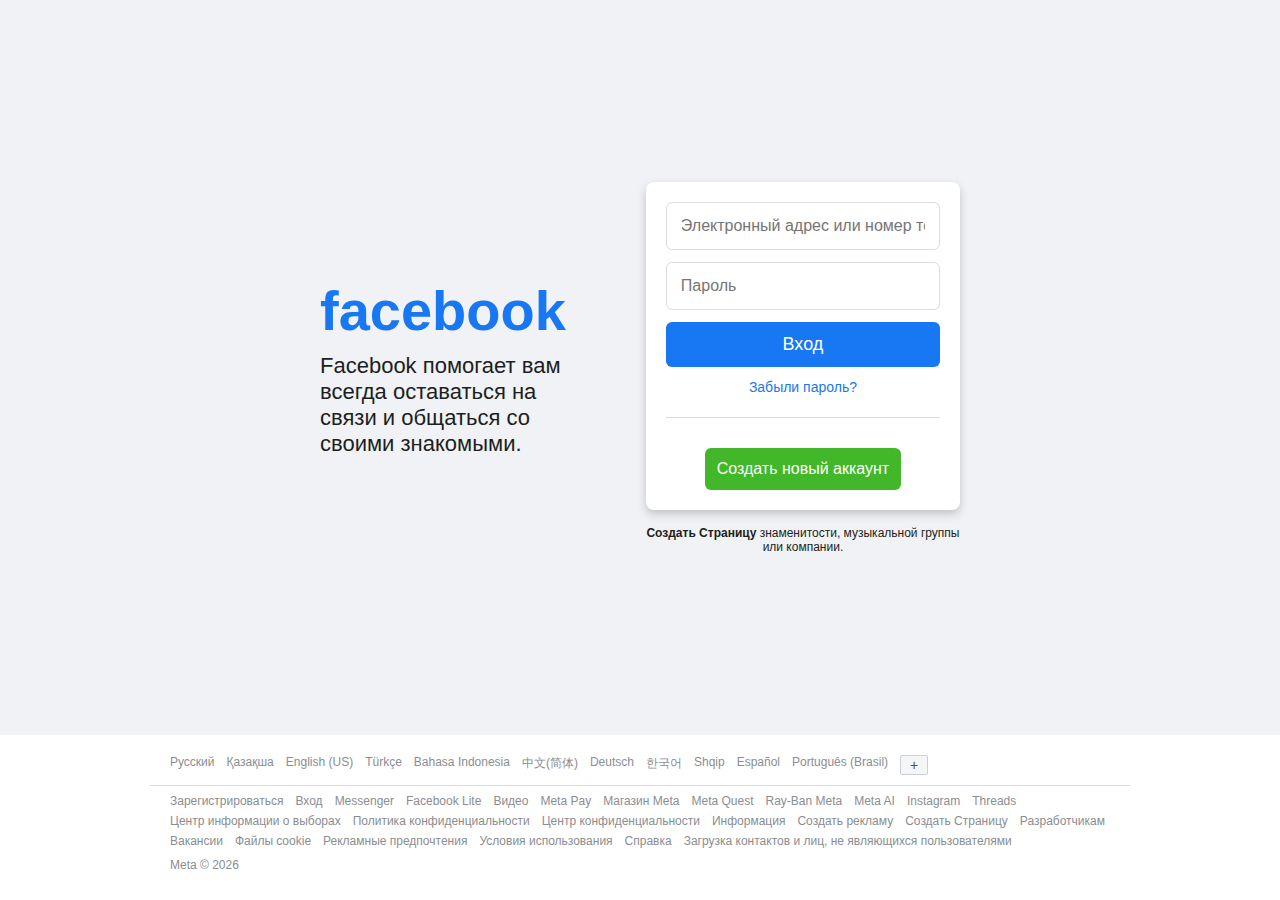
<file: Lab2/facebook/index.html>
﻿<!DOCTYPE html>
<html lang="en">
<head>
    <meta charset="UTF-8">
    <meta name="viewport" content="width=device-width, initial-scale=1.0">
    <title>Facebook</title>
    <link rel="stylesheet" href="style.css">
</head>
<body>
    <div class="container">
        <div class="left">
            <h1>facebook</h1>
            <p>
                Facebook помогает вам всегда оставаться на связи
                и общаться со своими знакомыми.
            </p>
        </div>

        <div class="right-wrap">
            <div class="right">
                <input type="text" placeholder="Электронный адрес или номер телефона">
                <input type="password" placeholder="Пароль">

                <button class="login">Вход</button>

                <a href="#">Забыли пароль?</a>

                <hr>

                <button class="signup">Создать новый аккаунт</button>
            </div>
            <p class="create-page"><strong>Создать Страницу</strong> знаменитости, музыкальной группы или компании.</p>
        </div>
    </div>

    <footer class="footer">
        <div class="footer-languages">
            <a href="#">Русский</a>
            <a href="#">Қазақша</a>
            <a href="#">English (US)</a>
            <a href="#">Türkçe</a>
            <a href="#">Bahasa Indonesia</a>
            <a href="#">中文(简体)</a>
            <a href="#">Deutsch</a>
            <a href="#">한국어</a>
            <a href="#">Shqip</a>
            <a href="#">Español</a>
            <a href="#">Português (Brasil)</a>
            <span>+</span>
        </div>

        <div class="footer-links">
            <a href="#">Зарегистрироваться</a>
            <a href="#">Вход</a>
            <a href="#">Messenger</a>
            <a href="#">Facebook Lite</a>
            <a href="#">Видео</a>
            <a href="#">Meta Pay</a>
            <a href="#">Магазин Meta</a>
            <a href="#">Meta Quest</a>
            <a href="#">Ray-Ban Meta</a>
            <a href="#">Meta AI</a>
            <a href="#">Instagram</a>
            <a href="#">Threads</a>
            <a href="#">Центр информации о выборах</a>
            <a href="#">Политика конфиденциальности</a>
            <a href="#">Центр конфиденциальности</a>
            <a href="#">Информация</a>
            <a href="#">Создать рекламу</a>
            <a href="#">Создать Страницу</a>
            <a href="#">Разработчикам</a>
            <a href="#">Вакансии</a>
            <a href="#">Файлы cookie</a>
            <a href="#">Рекламные предпочтения</a>
            <a href="#">Условия использования</a>
            <a href="#">Справка</a>
            <a href="#">Загрузка контактов и лиц, не являющихся пользователями</a>
        </div>

        <div class="footer-meta">Meta © 2026</div>
    </footer>

</body>
</html>
</file>
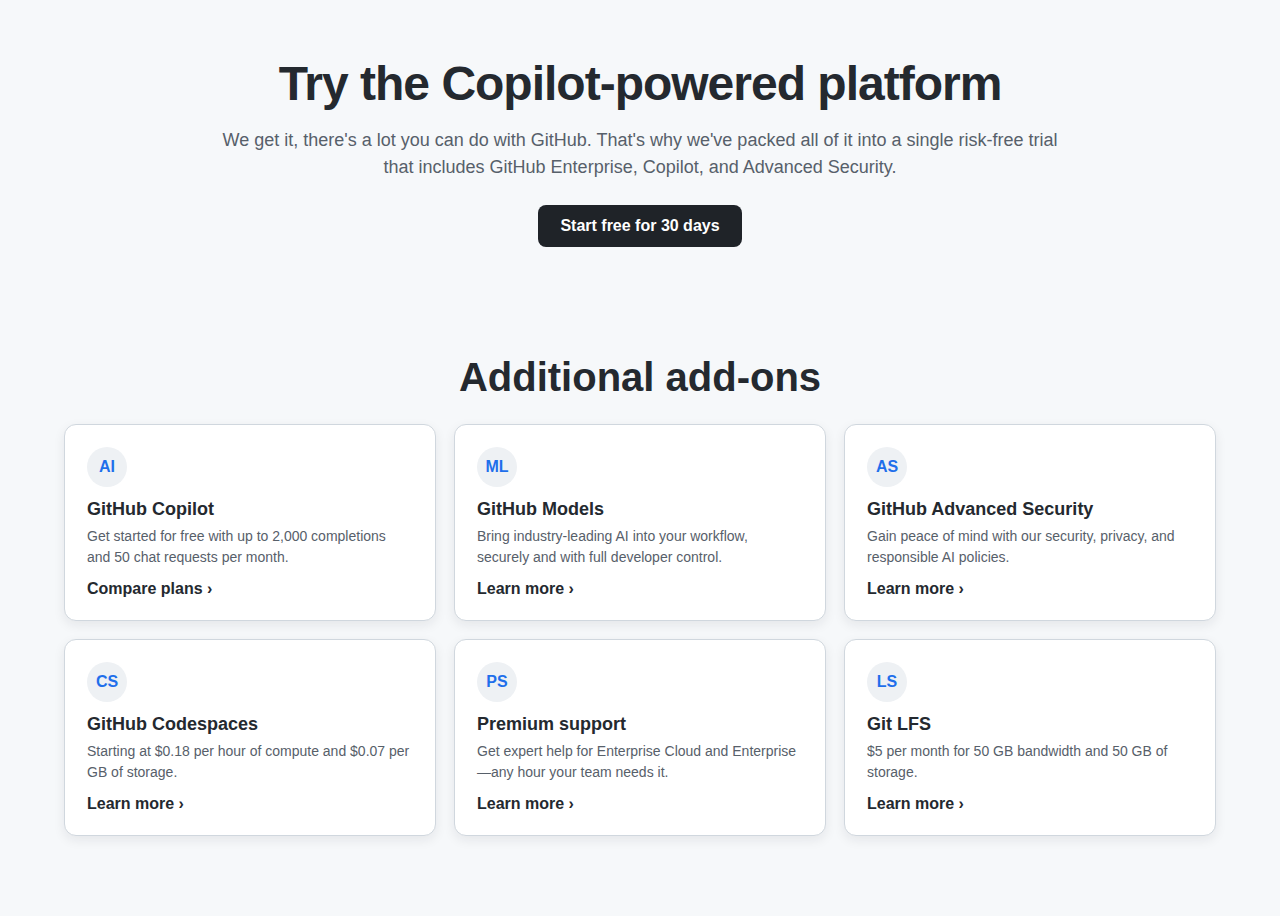
<file: Lab2/github/index.html>
﻿<!DOCTYPE html>
<html lang="en">
<head>
    <meta charset="UTF-8">
    <meta name="viewport" content="width=device-width, initial-scale=1.0">
    <title>GitHub Pricing (Replica)</title>
    <link rel="stylesheet" href="style.css">
</head>
<body>
    <main class="page">
        <h1 class="title">Try the Copilot-powered platform</h1>
        <p class="subtitle">We get it, there's a lot you can do with GitHub. That's why we've packed all of it into a single risk-free trial that includes GitHub Enterprise, Copilot, and Advanced Security.</p>
        <a class="cta" href="#">Start free for 30 days</a>

        <section class="addons">
            <h2>Additional add-ons</h2>
            <div class="addon-grid">
                <div class="addon-card">
                    <div class="addon-icon">AI</div>
                    <h3>GitHub Copilot</h3>
                    <p>Get started for free with up to 2,000 completions and 50 chat requests per month.</p>
                    <a href="#">Compare plans ›</a>
                </div>
                <div class="addon-card">
                    <div class="addon-icon">ML</div>
                    <h3>GitHub Models</h3>
                    <p>Bring industry-leading AI into your workflow, securely and with full developer control.</p>
                    <a href="#">Learn more ›</a>
                </div>
                <div class="addon-card">
                    <div class="addon-icon">AS</div>
                    <h3>GitHub Advanced Security</h3>
                    <p>Gain peace of mind with our security, privacy, and responsible AI policies.</p>
                    <a href="#">Learn more ›</a>
                </div>
                <div class="addon-card">
                    <div class="addon-icon">CS</div>
                    <h3>GitHub Codespaces</h3>
                    <p>Starting at $0.18 per hour of compute and $0.07 per GB of storage.</p>
                    <a href="#">Learn more ›</a>
                </div>
                <div class="addon-card">
                    <div class="addon-icon">PS</div>
                    <h3>Premium support</h3>
                    <p>Get expert help for Enterprise Cloud and Enterprise—any hour your team needs it.</p>
                    <a href="#">Learn more ›</a>
                </div>
                <div class="addon-card">
                    <div class="addon-icon">LS</div>
                    <h3>Git LFS</h3>
                    <p>$5 per month for 50 GB bandwidth and 50 GB of storage.</p>
                    <a href="#">Learn more ›</a>
                </div>
            </div>
        </section>
    </main>
</body>
</html>
</file>
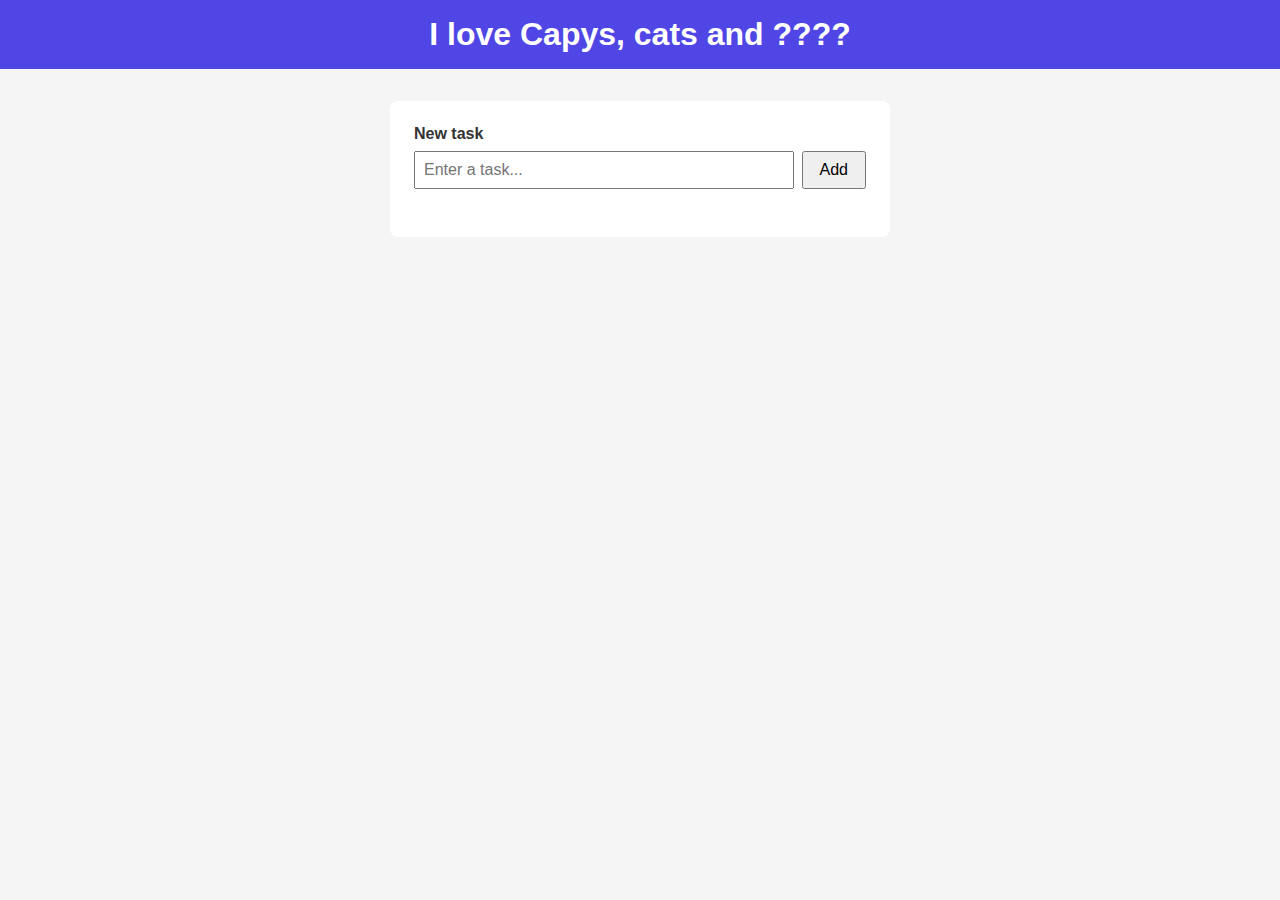
<file: lab3/task2/index.html>
<!DOCTYPE html>
<html lang="en">
<head>
    <meta charset="UTF-8">
    <title>To-Do List</title>
    <link rel="stylesheet" href="style.css">
</head>
<body>

<header class="header">
    <h1>I love Capys, cats and ????</h1>
</header>

<main class="container">
    <form id="todo-form" class="todo-form">
        <label for="todo-input">New task</label>
        <div class="input-group">
            <input 
                type="text" 
                id="todo-input" 
                placeholder="Enter a task..." 
                required
            >
            <button type="submit">Add</button>
        </div>
    </form>

    <ul id="todo-list" class="todo-list">
        <!-- Tasks will be added here dynamically -->
    </ul>
</main>

<script src="script.js"></script>
</body>
</html>
</file>
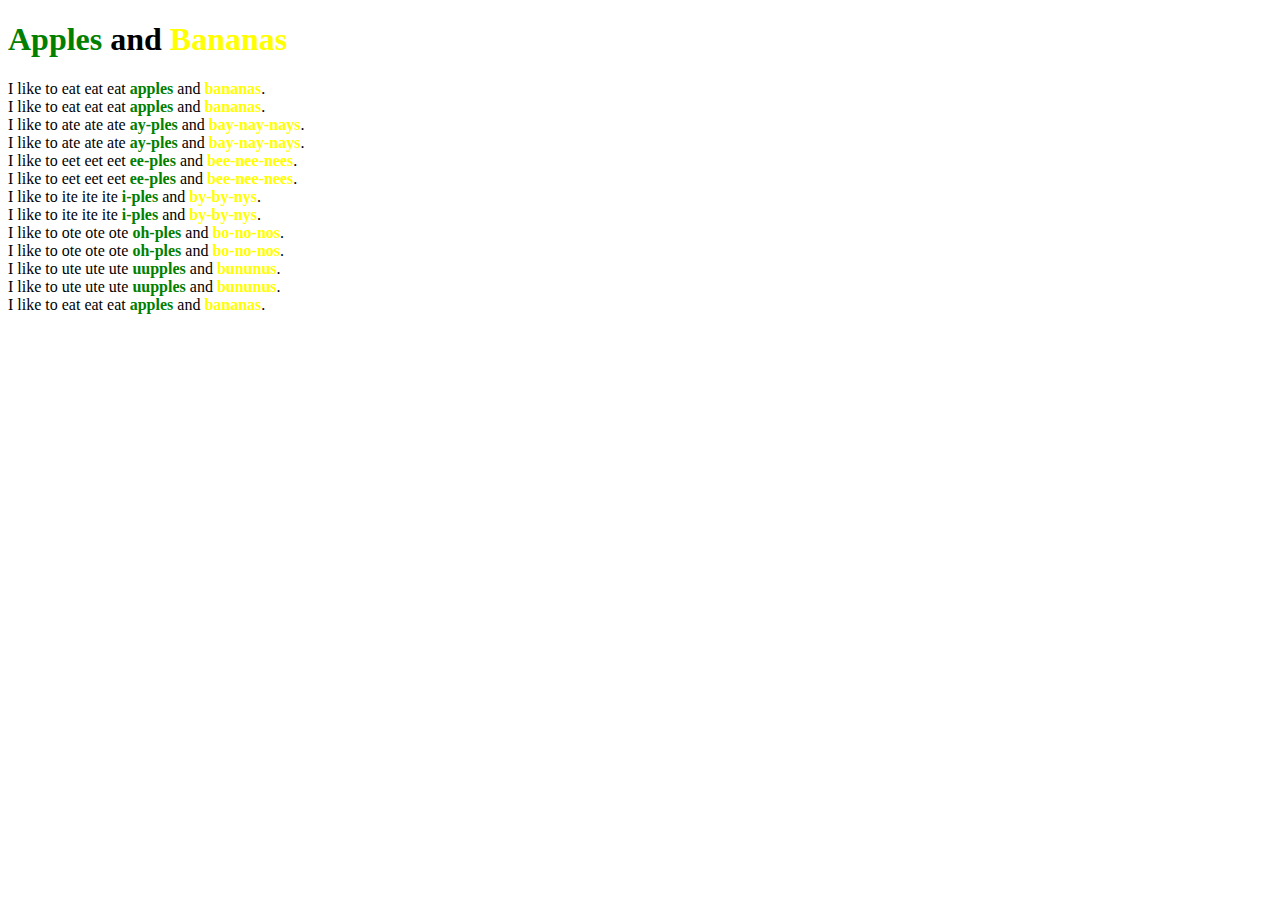
<file: lab1/khanacademy/ApplesBananas.html>
<!DOCTYPE html>
<html>
    <head>
        <meta charset="utf-8">
        <title>Challenge: Apples and bananas classes</title>
        <style>
            .apples {
                color: green;
            }
            .bananas {
                color: yellow;
            }
        </style>
    </head>
    <body>

    <h1><strong class="apples">Apples</strong> and <strong class="bananas">Bananas</strong></h1>
    
    <p>
    I like to eat eat eat 
        <strong class="apples">apples</strong> and
        <strong class="bananas">bananas</strong>.<br>
    I like to eat eat eat 
        <strong class="apples">apples</strong> and
        <strong class="bananas">bananas</strong>.<br>
    I like to ate ate ate 
        <strong class="apples">ay-ples</strong> and
        <strong class="bananas">bay-nay-nays</strong>.<br>
    I like to ate ate ate 
        <strong class="apples">ay-ples</strong> and
        <strong class="bananas">bay-nay-nays</strong>.<br>
    I like to eet eet eet
        <strong class="apples">ee-ples</strong> and
        <strong class="bananas">bee-nee-nees</strong>.<br>
    I like to eet eet eet
        <strong class="apples">ee-ples</strong> and
        <strong class="bananas">bee-nee-nees</strong>.<br>
    I like to ite ite ite
        <strong class="apples">i-ples</strong> and
        <strong class="bananas">by-by-nys</strong>.<br>
    I like to ite ite ite
        <strong class="apples">i-ples</strong> and
        <strong class="bananas">by-by-nys</strong>.<br>
    I like to ote ote ote
        <strong class="apples">oh-ples</strong> and
        <strong class="bananas">bo-no-nos</strong>.<br>
    I like to ote ote ote
        <strong class="apples">oh-ples</strong> and
        <strong class="bananas">bo-no-nos</strong>.<br>
    I like to ute ute ute
        <strong class="apples">uupples</strong> and
        <strong class="bananas">bununus</strong>.<br>
    I like to ute ute ute
        <strong class="apples">uupples</strong> and
        <strong class="bananas">bununus</strong>.<br>
    I like to eat eat eat 
        <strong class="apples">apples</strong> and
        <strong class="bananas">bananas</strong>.<br>
</p>

    </body>
</html>
</file>
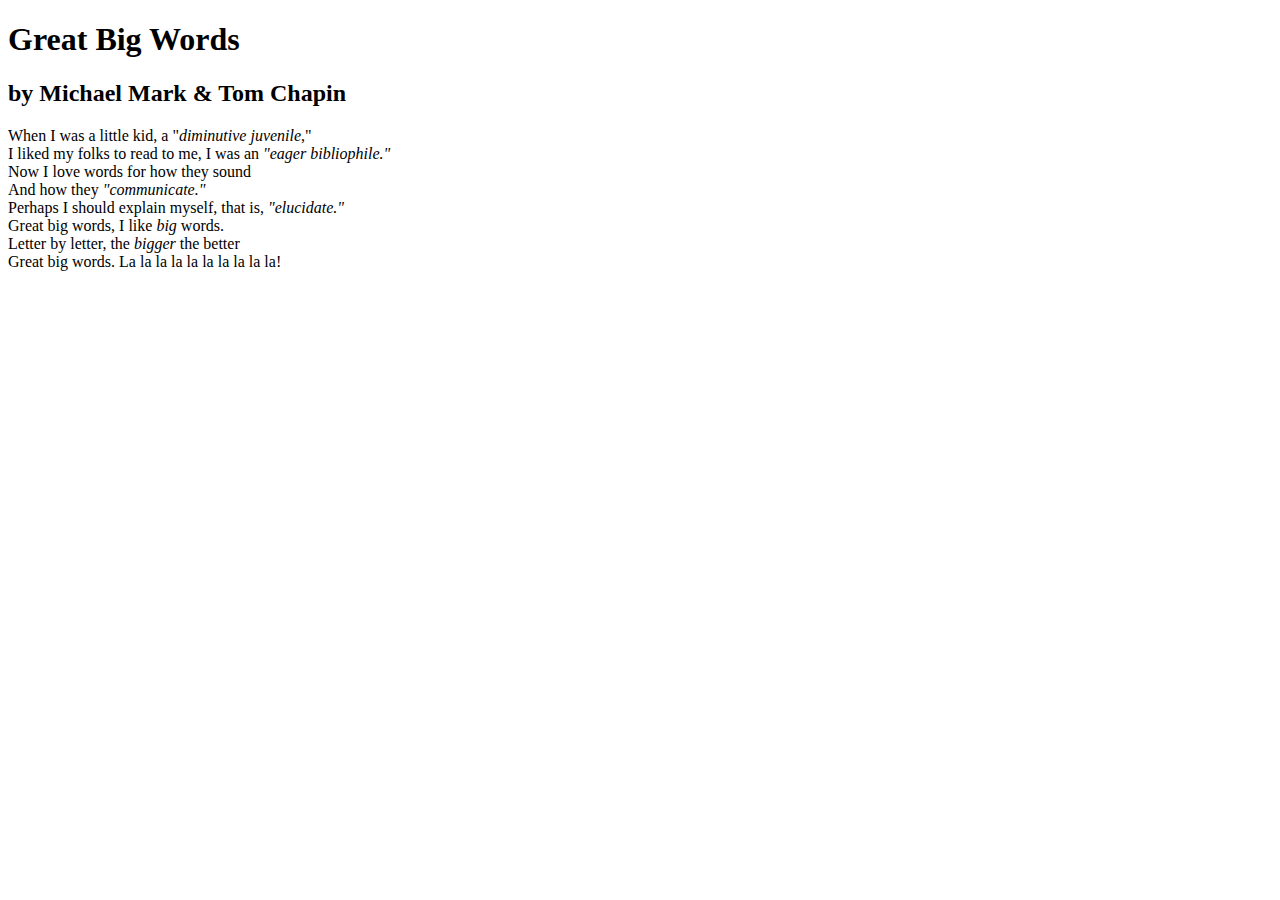
<file: lab1/khanacademy/BigBiggerFont.html>
<!DOCTYPE html>
<html>
    <head>
        <meta charset="utf-8">
        <title>Challenge: Great big font sizes</title>
        <style>
            .big {
                font-size:50;
            }
            
            .bigger { 
                font-size: 100;
            }
        </style>
    </head>
    <body>

<h1>Great Big Words</h1>
<h2>by Michael Mark & Tom Chapin</h2>

<p>When I was a little kid,
a "<em class="big">diminutive juvenile</em>," <br>
I liked my folks to read to me,
I was an <em class="big">"eager bibliophile."</em> <br>
Now I love words for how they sound <br>
And how they <em class="big">"communicate."</em> <br>
Perhaps I should explain myself,
that is, <em class="big">"elucidate."</em> <br>
Great big words, I like <em class="big">big</em> words. <br>
Letter by letter, the <em class="bigger">bigger</em> the better <br>
Great big words. La la la la la la la la la la!</p>

    </body>
</html>
</file>
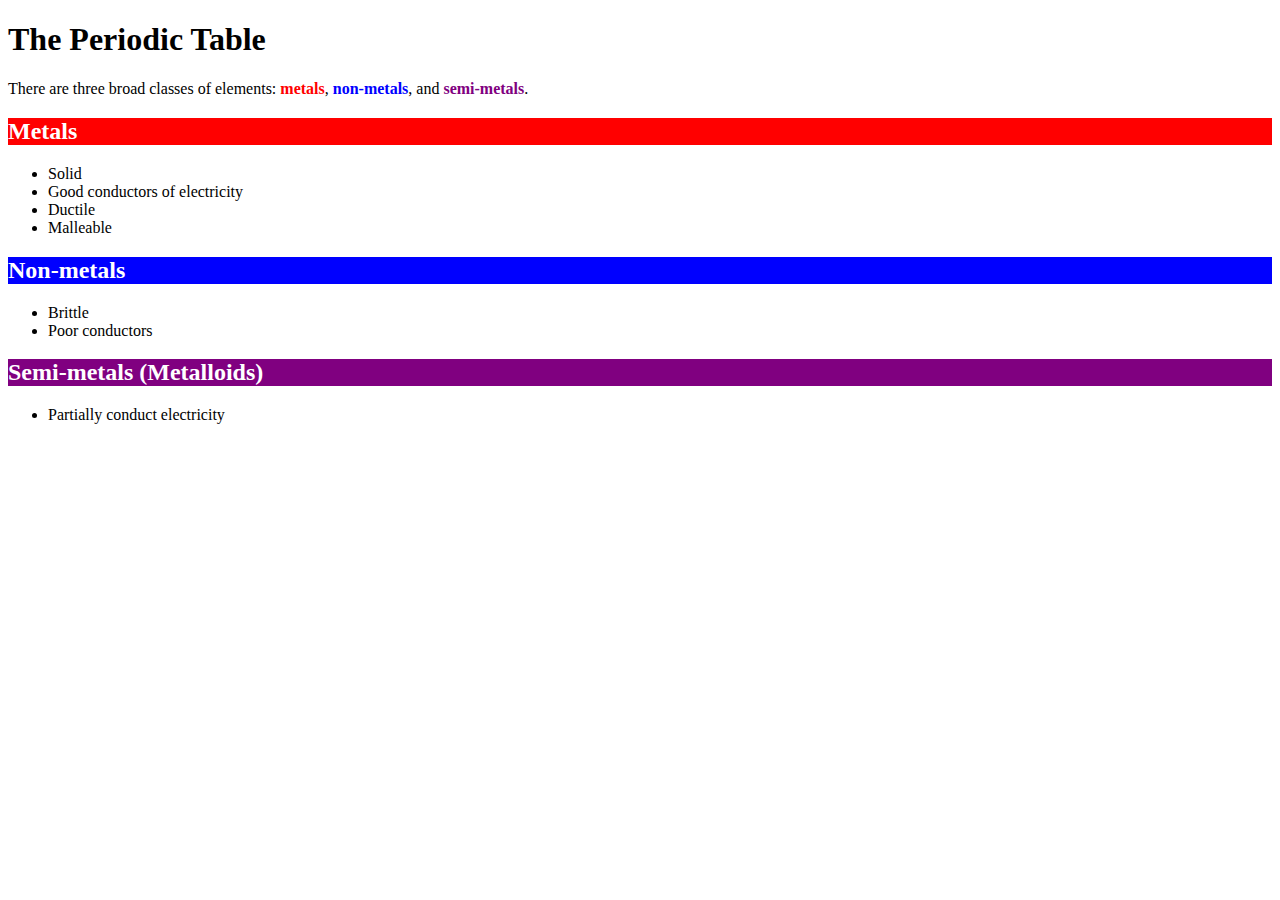
<file: lab1/khanacademy/ClassesOfElements.html>
<!DOCTYPE html>
<html>
    <head>
        <meta charset="utf-8">
        <title>Challenge: Classes of elements</title>
        <style>
            .metal {
                color: red;
            }
            .non-metal {
                color: blue;
            }
            .semi-metal {
                color: purple;
            }
            h2.metal {
                background-color:red;
                color:white;
            }
            h2.non-metal {
                background-color:blue;
                color:white;
            }
            h2.semi-metal{
                background-color:purple;
                color:white;
            }
        </style>
    </head>
    <body>
        
        <h1>The Periodic Table</h1>

        <p>
            There are three broad classes of elements:
            <strong class="metal">metals</strong>,
            <strong class="non-metal">non-metals</strong>,
            and <strong class="semi-metal">semi-metals</strong>.
        </p>
        
        <h2 class="metal">Metals</h2>
        
        <ul>
            <li>Solid</li>
            <li>Good conductors of electricity</li>
            <li>Ductile</li>
            <li>Malleable</li>
        </ul>
        
        <h2 class="non-metal">Non-metals</h2>
        
        <ul>
            <li>Brittle</li>
            <li>Poor conductors</li>
        </ul>
        
        <h2 class="semi-metal">Semi-metals (Metalloids)</h2>
        
        <ul>
            <li>Partially conduct electricity</li>
        </ul>
        
    </body>
</html>
</file>
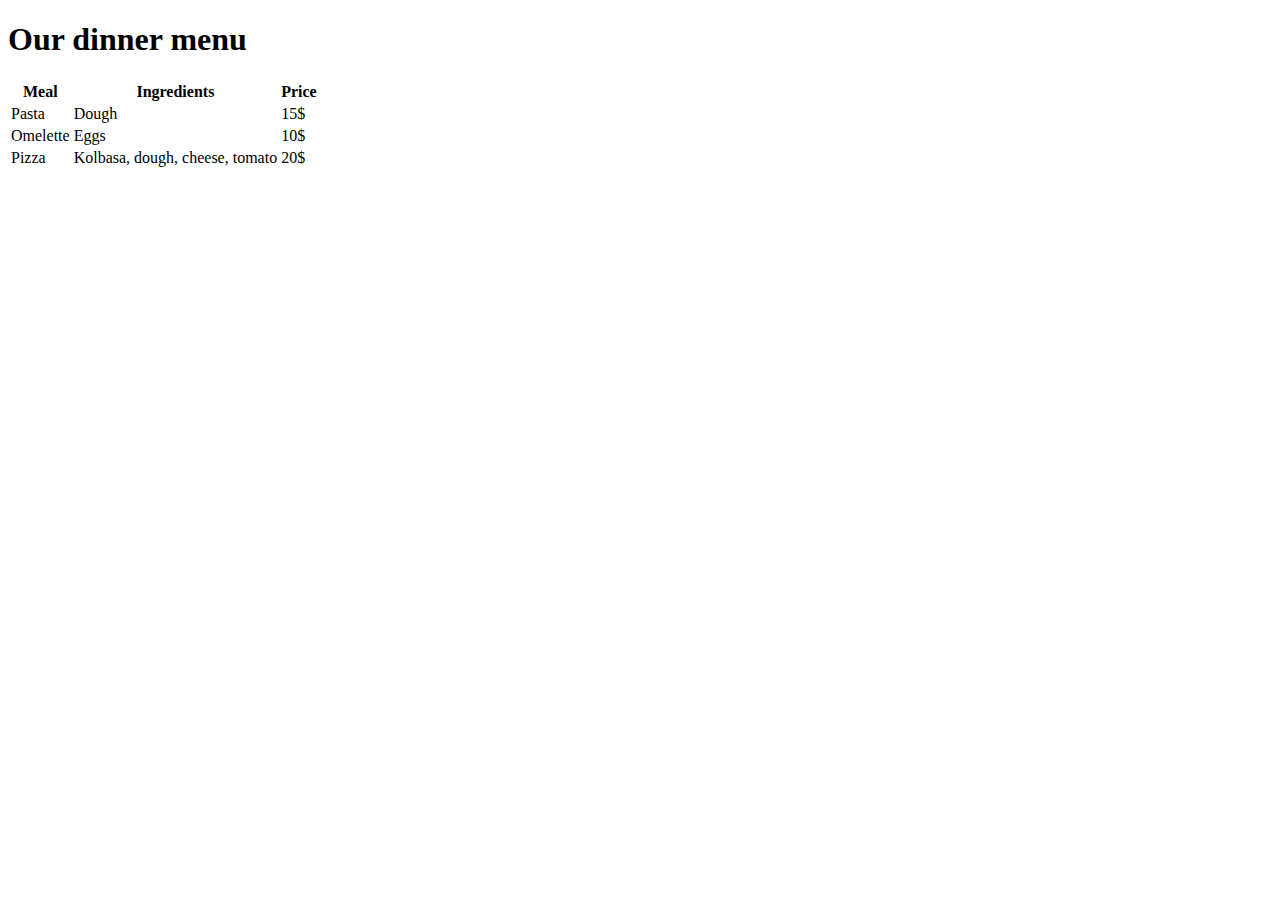
<file: lab1/khanacademy/DinnerTable.html>
<!DOCTYPE html>
<html>
    <head>
        <meta charset="utf-8">
        <title>Challenge: The dinner table</title>
    </head>
    <body>
    
        <h1>Our dinner menu</h1>

        <table>
            <thead>
                <tr>
                    <th>Meal</th>
                    <th>Ingredients</th>
                    <th>Price</th>
                </tr>
            </thead>
            <tbody>
                <tr>
                    <td>Pasta</td>
                    <td>Dough</td>
                    <td>15$</td>
                </tr>
                <tr>
                    <td>Omelette</td>
                    <td>Eggs</td>
                    <td>10$</td>
                </tr>
                <tr>
                    <td>Pizza</td>
                    <td>Kolbasa, dough, cheese, tomato</td>
                    <td>20$</td>
                </tr>
            </tbody>
        </table>

    </body>
</html>
</file>
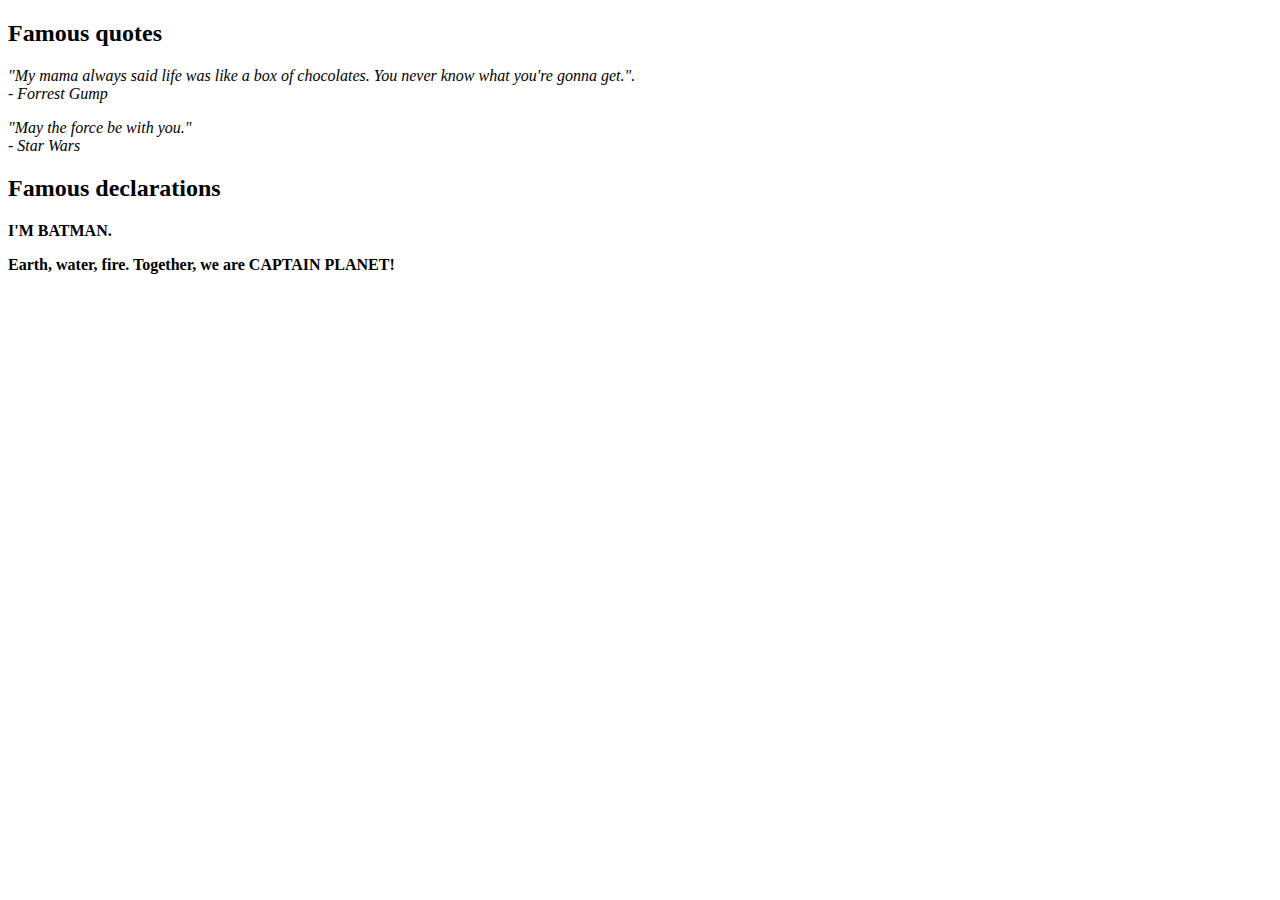
<file: lab1/khanacademy/FamousFont.html>
<!DOCTYPE html>
<html>
    <head>
        <meta charset="utf-8">
        <title>Challenge: Famous font formats</title>
        <style>
            .declaration { 
                font-weight:bold;
            }
            
            .quote {
                font-style:italic;
            }
        </style>
    </head>
    <body>

    <h2>Famous quotes</h2>
    <p class="quote">
    "My mama always said life was like a box of chocolates. You never know what you're gonna get.".
    <br> - Forrest Gump
    </p>
    
    <p class="quote">
    "May the force be with you."
    <br>- Star Wars
    </p>
    
     <h2>Famous declarations</h2>
     
    <p class="declaration">
    I'M BATMAN.
    </p>
    
    <p class="declaration">
    Earth, water, fire. Together, we are CAPTAIN PLANET!
    </p>
    
    </body>
</html>
</file>
<file: Lab2/facebook/style.css>
* {
    margin: 0;
    padding: 0;
    box-sizing: border-box;
    font-family: Arial, Helvetica, sans-serif;
}

body {
    background-color: #f0f2f5;
    min-height: 100vh;
    display: flex;
    flex-direction: column;
    align-items: center;
    color: #1c1e21;
}

.container {
    flex: 1;
    display: flex;
    width: 50%;
    max-width: 1000px;
    gap: 80px;
    justify-content: center;
    align-items: center;
    margin: 0;
}

.left {
    flex: 1;
}

.left h1 {
    color: #1877f2;
    font-size: 56px;
    font-weight: 700;
    margin-bottom: 10px;
}

.left p {
    font-size: 22px;
    color: #1c1e21;
}

.right {
    width: 100%;
    background: white;
    padding: 20px;
    border-radius: 8px;
    box-shadow: 0 4px 10px rgba(0,0,0,0.2);
    display: flex;
    flex-direction: column;
}

.right-wrap {
    display: flex;
    flex-direction: column;
    align-items: center;
    gap: 16px;
}

.right input {
    padding: 14px;
    margin-bottom: 12px;
    font-size: 16px;
    border-radius: 6px;
    border: 1px solid #ddd;
}

.login {
    background-color: #1877f2;
    color: white;
    font-size: 18px;
    padding: 12px;
    border: none;
    border-radius: 6px;
    cursor: pointer;
    width: 100%;
}

.right a {
    text-align: center;
    margin: 12px 0;
    color: #1877f2;
    text-decoration: none;
    font-size: 14px;
}
.right a:hover {
    text-decoration: underline;
}

hr {
    margin-top: 10px;
    margin-bottom: 10px;
    padding-top: 10px;
    padding-bottom: 10px;
    border: none;
    border-top: 1px solid #ddd;
}

.signup {
    background-color: #42b72a;
    color: white;
    padding: 12px;
    border: none;
    border-radius: 6px;
    font-size: 16px;
    cursor: pointer;
    align-self: center;
    transition: background-color 0.3s ease;
}

.signup:hover {
    background-color: #338822;
}

.create-page {
    font-size: 12px;
    color: #1c1e21;
    text-align: center;
    max-width: 360px;
}

.footer {
    width: 100%;
    background: #fff;
    margin-top: auto;
    padding: 20px 0 28px;
    font-size: 12px;
    color: #8a8d91;
}

.footer-languages,
.footer-links {
    max-width: 980px;
    margin: 0 auto;
    display: flex;
    flex-wrap: wrap;
    gap: 6px 12px;
    padding: 0 20px;
}

.footer-languages {
    padding-bottom: 10px;
    border-bottom: 1px solid #ddd;
    margin-bottom: 8px;
}

.footer a {
    color: #8a8d91;
    text-decoration: none;
}

.footer a:hover {
    text-decoration: underline;
}

.footer-languages span {
    display: inline-flex;
    align-items: center;
    justify-content: center;
    width: 28px;
    height: 20px;
    border: 1px solid #ccd0d5;
    border-radius: 2px;
    background: #f5f6f7;
    color: #4b4f56;
    font-size: 14px;
}

.footer-meta {
    max-width: 980px;
    margin: 10px auto 0;
    padding: 0 20px;
}
</file>
<file: Lab2/github/style.css>
* {
    box-sizing: border-box;
    margin: 0;
    padding: 0;
    font-family: -apple-system, BlinkMacSystemFont, "Segoe UI", Helvetica, Arial, sans-serif;
}
body {
    background: #f6f8fa;
    color: #24292f;
}
.page {
    max-width: 1200px;
    margin: 0 auto;
    padding: 56px 24px 80px;
    text-align: center;
}
h1.title {
    font-size: 48px;
    font-weight: 800;
    letter-spacing: -1px;
    margin-bottom: 16px;
}
.subtitle {
    max-width: 860px;
    margin: 0 auto 24px;
    color: #57606a;
    font-size: 18px;
    line-height: 1.5;
}
.cta {
    display: inline-block;
    background: #1f2328;
    color: #fff;
    padding: 12px 22px;
    border-radius: 8px;
    text-decoration: none;
    font-weight: 600;
    margin-bottom: 44px;
}

.addons {
    margin-top: 64px;
    text-align: center;
}
.addons h2 {
    font-size: 40px;
    font-weight: 800;
    margin-bottom: 24px;
}
.addon-grid {
    display: grid;
    grid-template-columns: repeat(3, 1fr);
    gap: 18px;
    margin-top: 12px;
}
.addon-card {
    background: #fff;
    border: 1px solid #d0d7de;
    border-radius: 12px;
    padding: 22px;
    text-align: left;
    box-shadow: 0 4px 12px rgba(27, 31, 36, 0.08);
}
.addon-icon {
    width: 40px;
    height: 40px;
    border-radius: 50%;
    background: #eef1f4;
    display: flex;
    align-items: center;
    justify-content: center;
    margin-bottom: 12px;
    font-weight: 700;
    color: #1f6feb;
}
.addon-card h3 {
    font-size: 18px;
    margin-bottom: 6px;
}
.addon-card p {
    color: #57606a;
    font-size: 14px;
    line-height: 1.5;
    margin-bottom: 12px;
}
.addon-card a {
    color: #24292f;
    text-decoration: none;
    font-weight: 600;
}
</file>
<file: lab3/task2/style.css>
* {
    box-sizing: border-box;
    margin: 0;
    padding: 0;
    font-family: Arial, sans-serif;
}

body {
    background-color: #f5f5f5;
    color: #333;
}

.header {
    background-color: #4f46e5;
    color: white;
    padding: 1rem;
    text-align: center;
}

.container {
    max-width: 500px;
    margin: 2rem auto;
    background-color: white;
    padding: 1.5rem;
    border-radius: 8px;
}

.todo-form {
    margin-bottom: 1.5rem;
}

.todo-form label {
    display: block;
    margin-bottom: 0.5rem;
    font-weight: bold;
}

.input-group {
    display: flex;
    gap: 0.5rem;
}

.input-group input {
    flex: 1;
    padding: 0.5rem;
    font-size: 1rem;
}

.input-group button {
    padding: 0.5rem 1rem;
    font-size: 1rem;
    cursor: pointer;
}

.todo-list {
    list-style: none;
}

.todo-item {
    display: flex;
    align-items: center;
    justify-content: space-between;
    padding: 0.5rem 0;
    border-bottom: 1px solid #ddd;
}

.todo-left {
    display: flex;
    align-items: center;
    gap: 0.5rem;
}

.todo-text.done {
    text-decoration: line-through;
    color: #888;
}

.delete-btn {
    background-color: #ef4444;
    color: white;
    border: none;
    padding: 0.3rem 0.6rem;
    cursor: pointer;
    border-radius: 4px;
}
</file>
